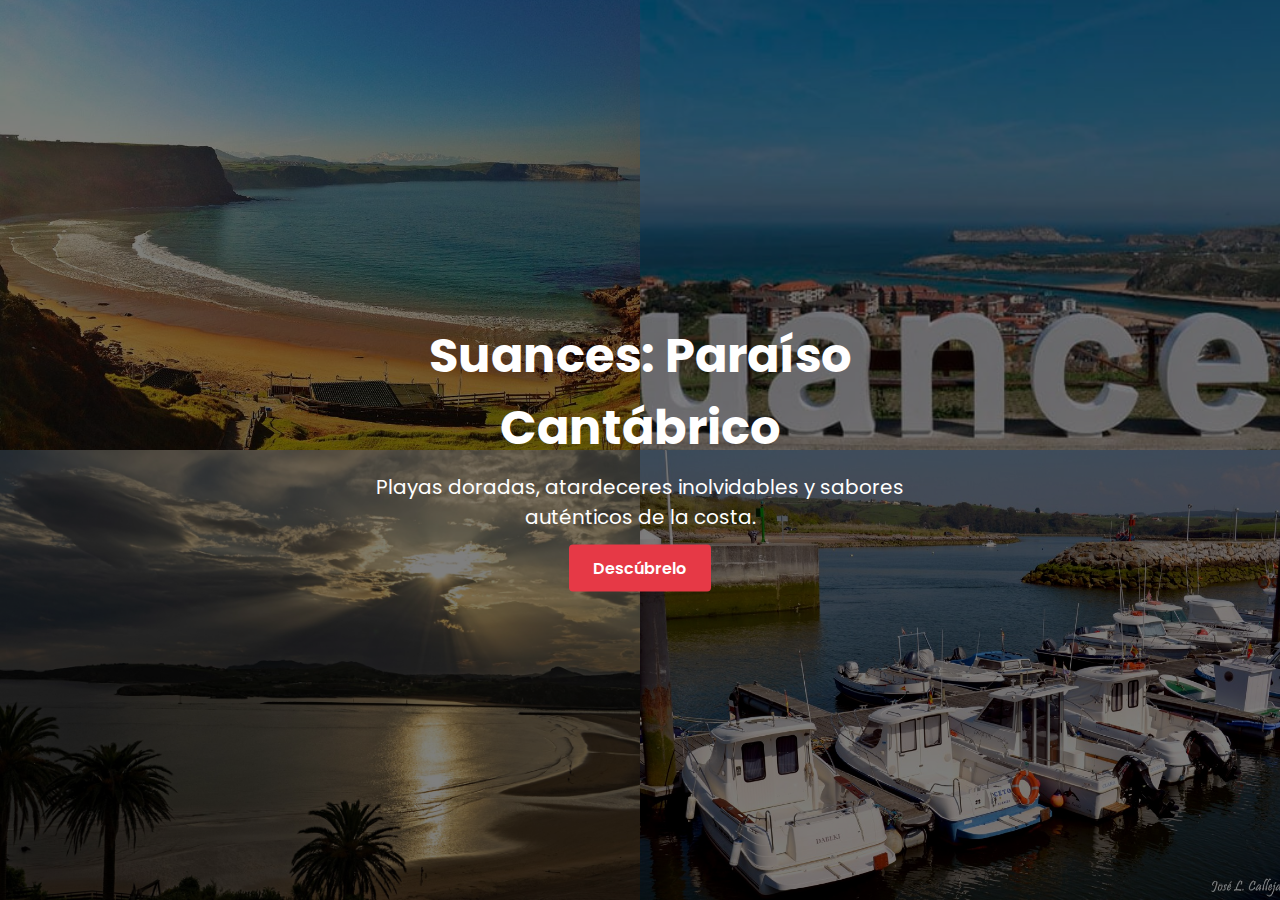
<file: index.html>
<!DOCTYPE html>
<html lang="es">
<head>
  <meta charset="UTF-8">
  <meta name="viewport" content="width=device-width, initial-scale=1">
  <title>Suances – Bienvenido</title>
  <link href="https://fonts.googleapis.com/css2?family=Poppins:wght@400;600&display=swap" rel="stylesheet">
  <link rel="stylesheet" href="css/style.css">
</head>
<body>
  <div class="cover">
    <div class="collage">
      <div class="item" style="background-image:url('imagenes/playa-suances.jpg')"></div>
      <div class="item" style="background-image:url('imagenes/letras-suances.jpg')"></div>
      <div class="item" style="background-image:url('imagenes/atardecer-suances.jpg')"></div>
      <div class="item" style="background-image:url('imagenes/puerto-suances.jpg')"></div>
    </div>
    <div class="overlay"></div>
    <div class="cta">
      <h1>Suances: Paraíso Cantábrico</h1>
      <p>Playas doradas, atardeceres inolvidables y sabores auténticos de la costa.</p>
      <a href="informacion.html" class="btn">Descúbrelo</a>
    </div>
  </div>
</body>
</html>
</file>
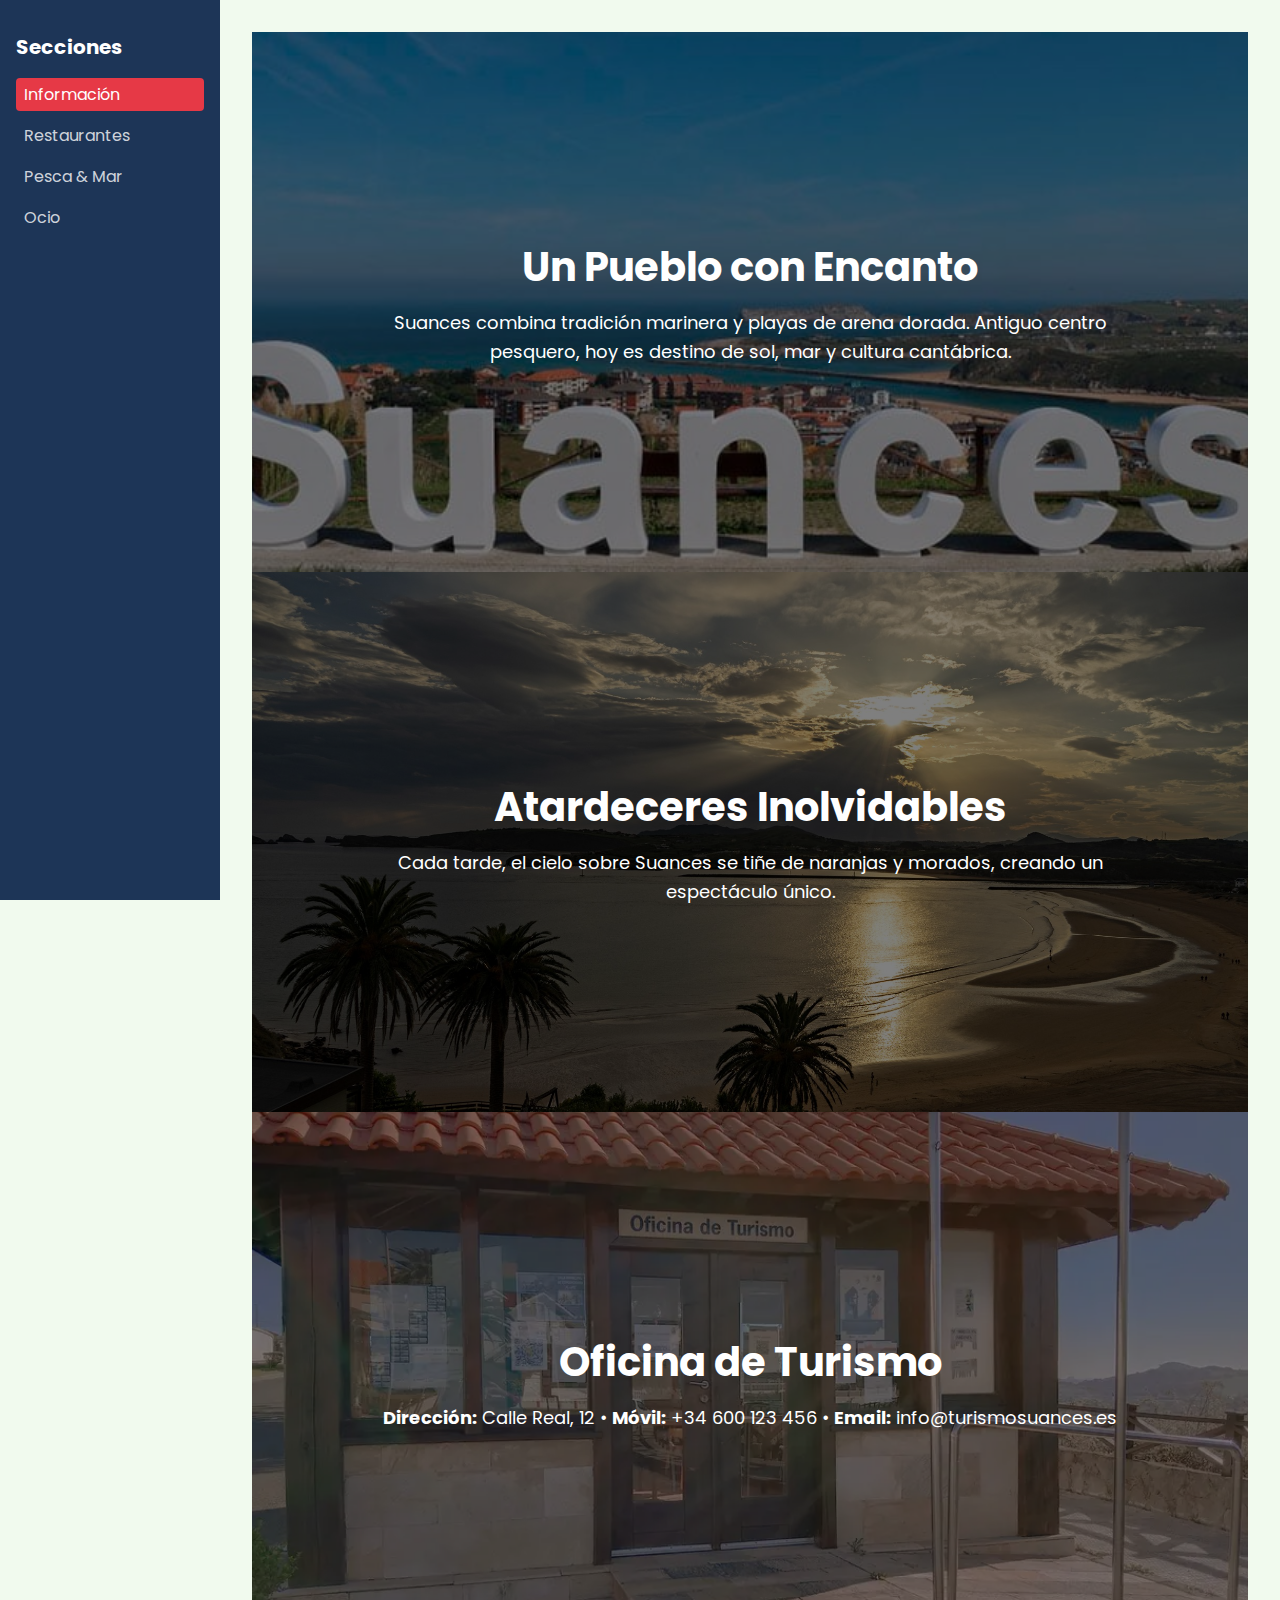
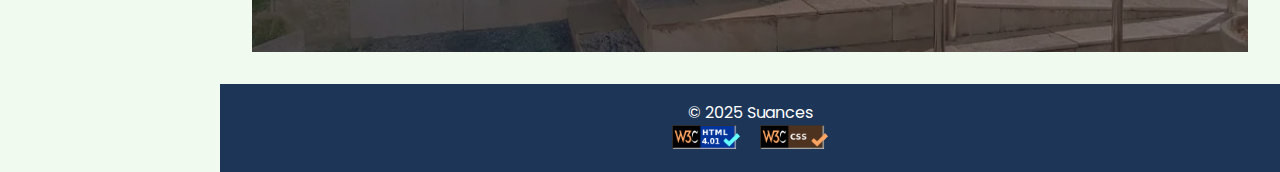
<file: informacion.html>
<!DOCTYPE html>
<html lang="es">
<head>
  <meta charset="UTF-8">
  <meta name="viewport" content="width=device-width, initial-scale=1">
  <title>Suances – Información</title>
  <link href="https://fonts.googleapis.com/css2?family=Poppins:wght@400;600&display=swap" rel="stylesheet">
  <link rel="stylesheet" href="css/style.css">
</head>
<body>
  <aside class="sidebar">
    <h2>Secciones</h2>
    <nav>
      <a href="informacion.html" class="active">Información</a>
      <a href="restaurantes.html">Restaurantes</a>
      <a href="pesca-mar.html">Pesca &amp; Mar</a>
      <a href="ocio.html">Ocio</a>
    </nav>
  </aside>
  <main class="main">
    <section class="hero-section" style="background-image:url('imagenes/letras-suances.jpg')">
      <div class="hero-content">
        <h2>Un Pueblo con Encanto</h2>
        <p>Suances combina tradición marinera y playas de arena dorada. Antiguo centro pesquero,
        hoy es destino de sol, mar y cultura cantábrica.</p>
      </div>
    </section>
    <section class="hero-section" style="background-image:url('imagenes/atardecer-suances.jpg')">
      <div class="hero-content">
        <h2>Atardeceres Inolvidables</h2>
        <p>Cada tarde, el cielo sobre Suances se tiñe de naranjas y morados, creando un espectáculo único.</p>
      </div>
    </section>
    <section class="hero-section" style="background-image:url('imagenes/oficina-turismo.jpg')">
      <div class="hero-content">
        <h2>Oficina de Turismo</h2>
        <p><strong>Dirección:</strong> Calle Real, 12 • <strong>Móvil:</strong> +34 600 123 456 • <strong>Email:</strong> info@turismosuances.es</p>
      </div>
    </section>
  </main>
  <footer class="footer">
    <p>© 2025 Suances</p>
    <a href="https://validator.w3.org/check?uri=referer" target="_blank"><img src="imagenes/html-validator.png" alt="Validar HTML"></a>
    <a href="https://jigsaw.w3.org/css-validator/check/referer" target="_blank"><img src="imagenes/css-validator.png" alt="Validar CSS"></a>
  </footer>
</body>
</html>
</file>
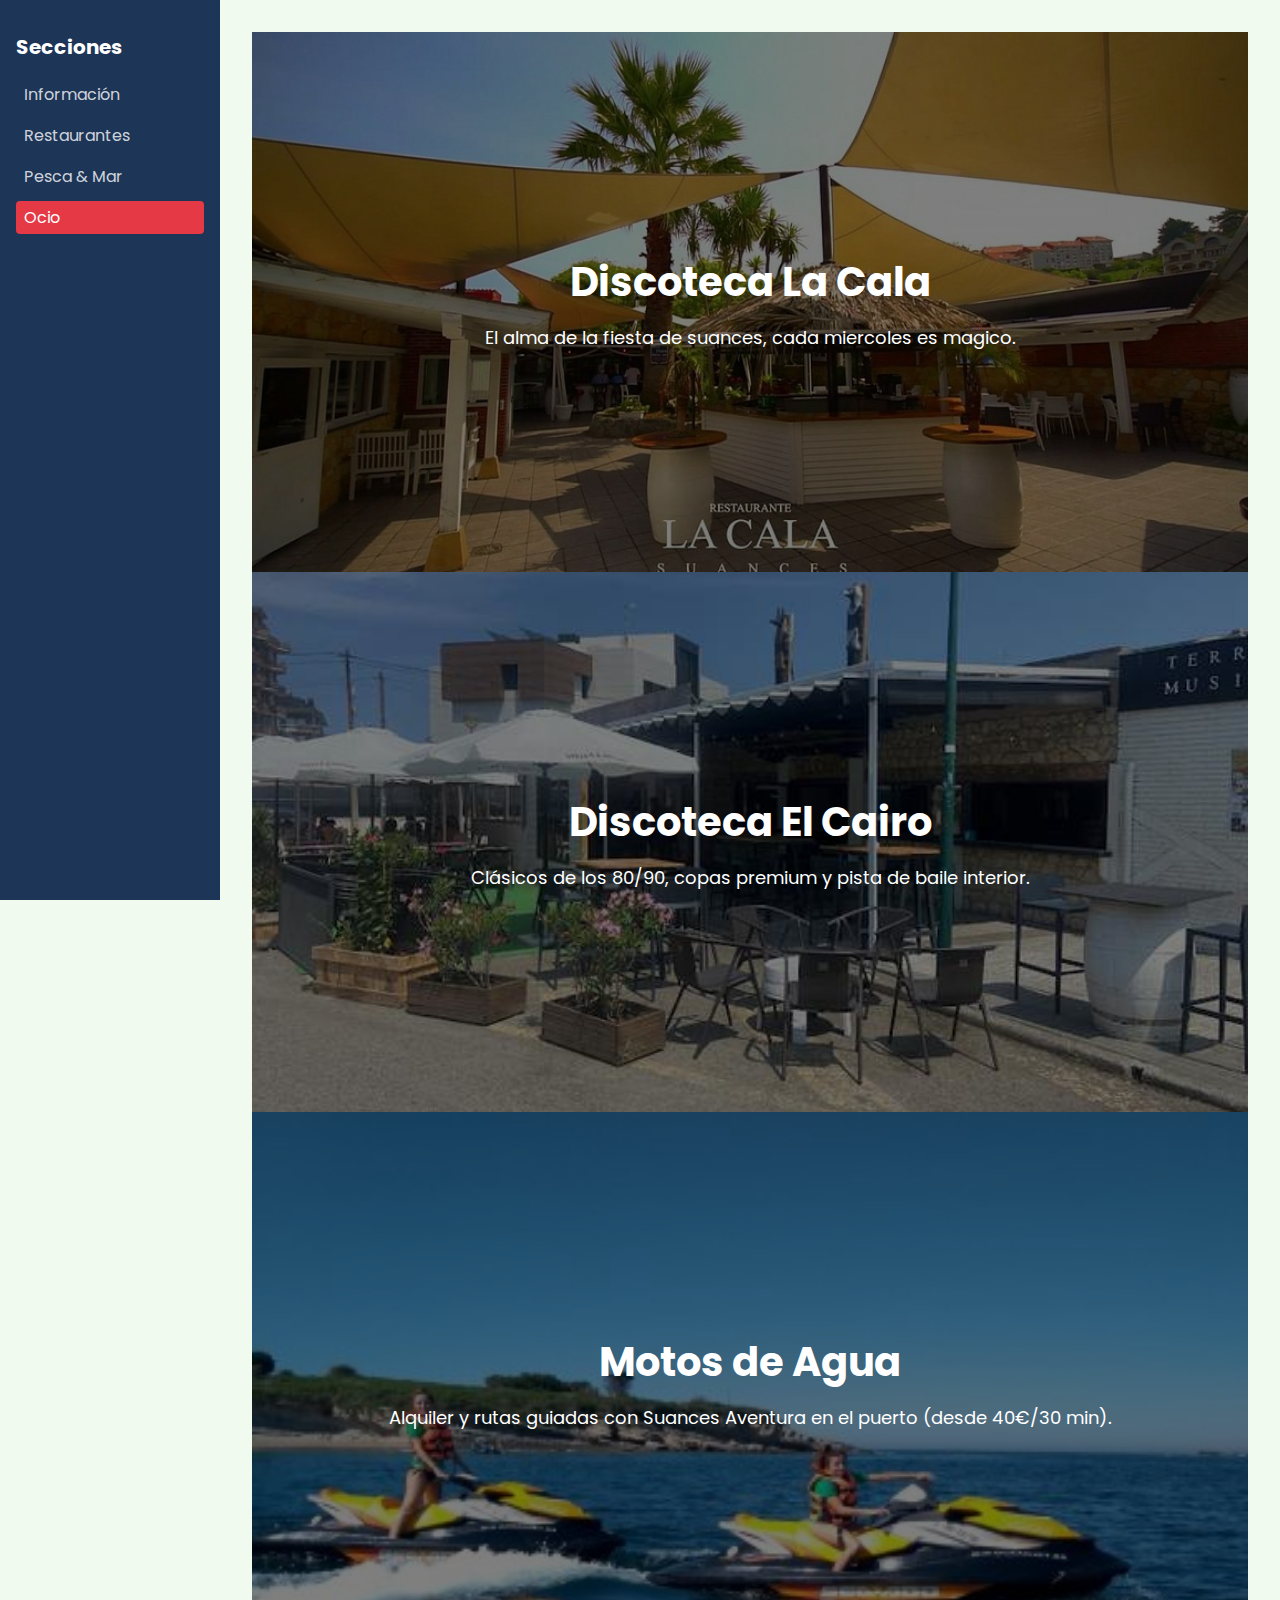
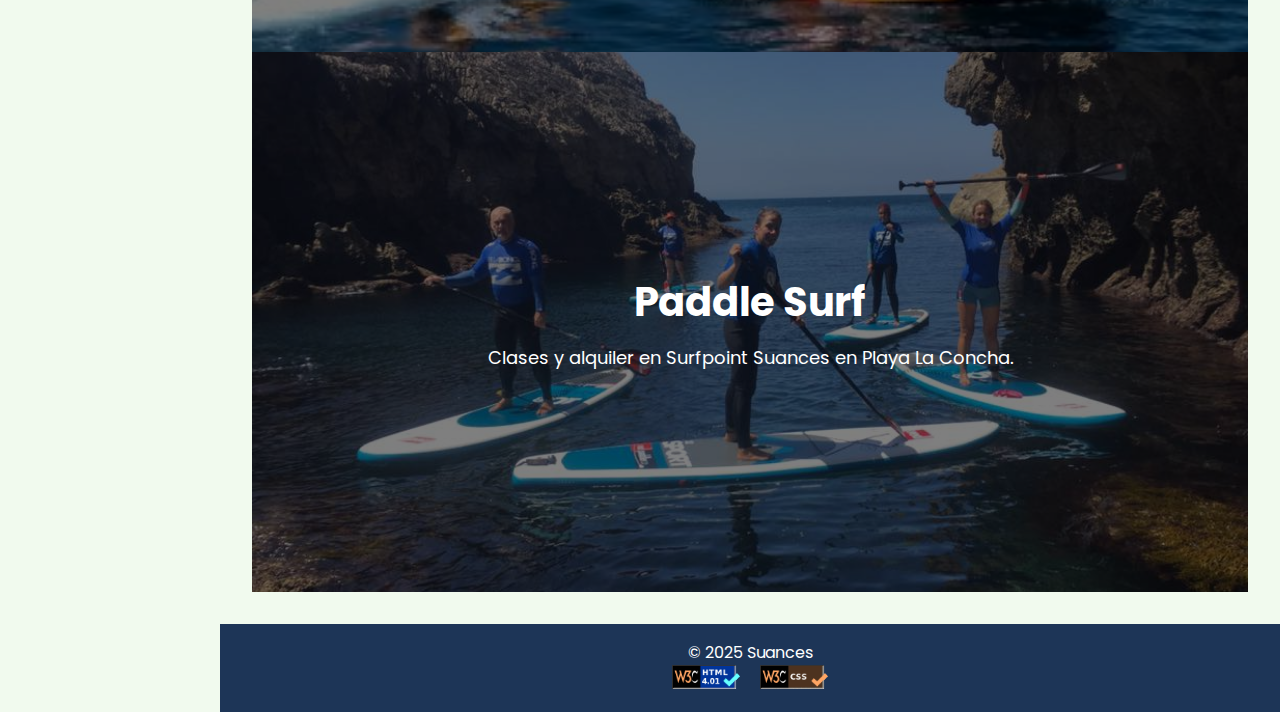
<file: ocio.html>
<!DOCTYPE html>
<html lang="es">
<head>
  <meta charset="UTF-8">
  <meta name="viewport" content="width=device-width, initial-scale=1">
  <title>Suances – Ocio</title>
  <link href="https://fonts.googleapis.com/css2?family=Poppins:wght@400;600&display=swap" rel="stylesheet">
  <link rel="stylesheet" href="css/style.css">
</head>
<body>
  <aside class="sidebar">
    <h2>Secciones</h2>
    <nav>
      <a href="informacion.html">Información</a>
      <a href="restaurantes.html">Restaurantes</a>
      <a href="pesca-mar.html">Pesca &amp; Mar</a>
      <a href="ocio.html" class="active">Ocio</a>
    </nav>
  </aside>
  <main class="main">
    <section class="hero-section" style="background-image:url('imagenes/discoteca-cala.jpg')">
      <div class="hero-content">
        <h2>Discoteca La Cala</h2>
        <p>El alma de la fiesta de suances, cada miercoles es magico.</p>
      </div>
    </section>
    <section class="hero-section" style="background-image:url('imagenes/discoteca-cairo.jpg')">
      <div class="hero-content">
        <h2>Discoteca El Cairo</h2>
        <p>Clásicos de los 80/90, copas premium y pista de baile interior.</p>
      </div>
    </section>
    <section class="hero-section" style="background-image:url('imagenes/moto-agua.jpg')">
      <div class="hero-content">
        <h2>Motos de Agua</h2>
        <p>Alquiler y rutas guiadas con Suances Aventura en el puerto (desde 40€/30 min).</p>
      </div>
    </section>
    <section class="hero-section" style="background-image:url('imagenes/padel-surf.jpg')">
      <div class="hero-content">
        <h2>Paddle Surf</h2>
        <p>Clases y alquiler en Surfpoint Suances en Playa La Concha.</p>
      </div>
    </section>
  </main>
  <footer class="footer">
    <p>© 2025 Suances</p>
    <a href="https://validator.w3.org/check?uri=referer" target="_blank"><img src="imagenes/html-validator.png" alt="Validar HTML"></a>
    <a href="https://jigsaw.w3.org/css-validator/check/referer" target="_blank"><img src="imagenes/css-validator.png" alt="Validar CSS"></a>
  </footer>
</body>
</html>
</file>
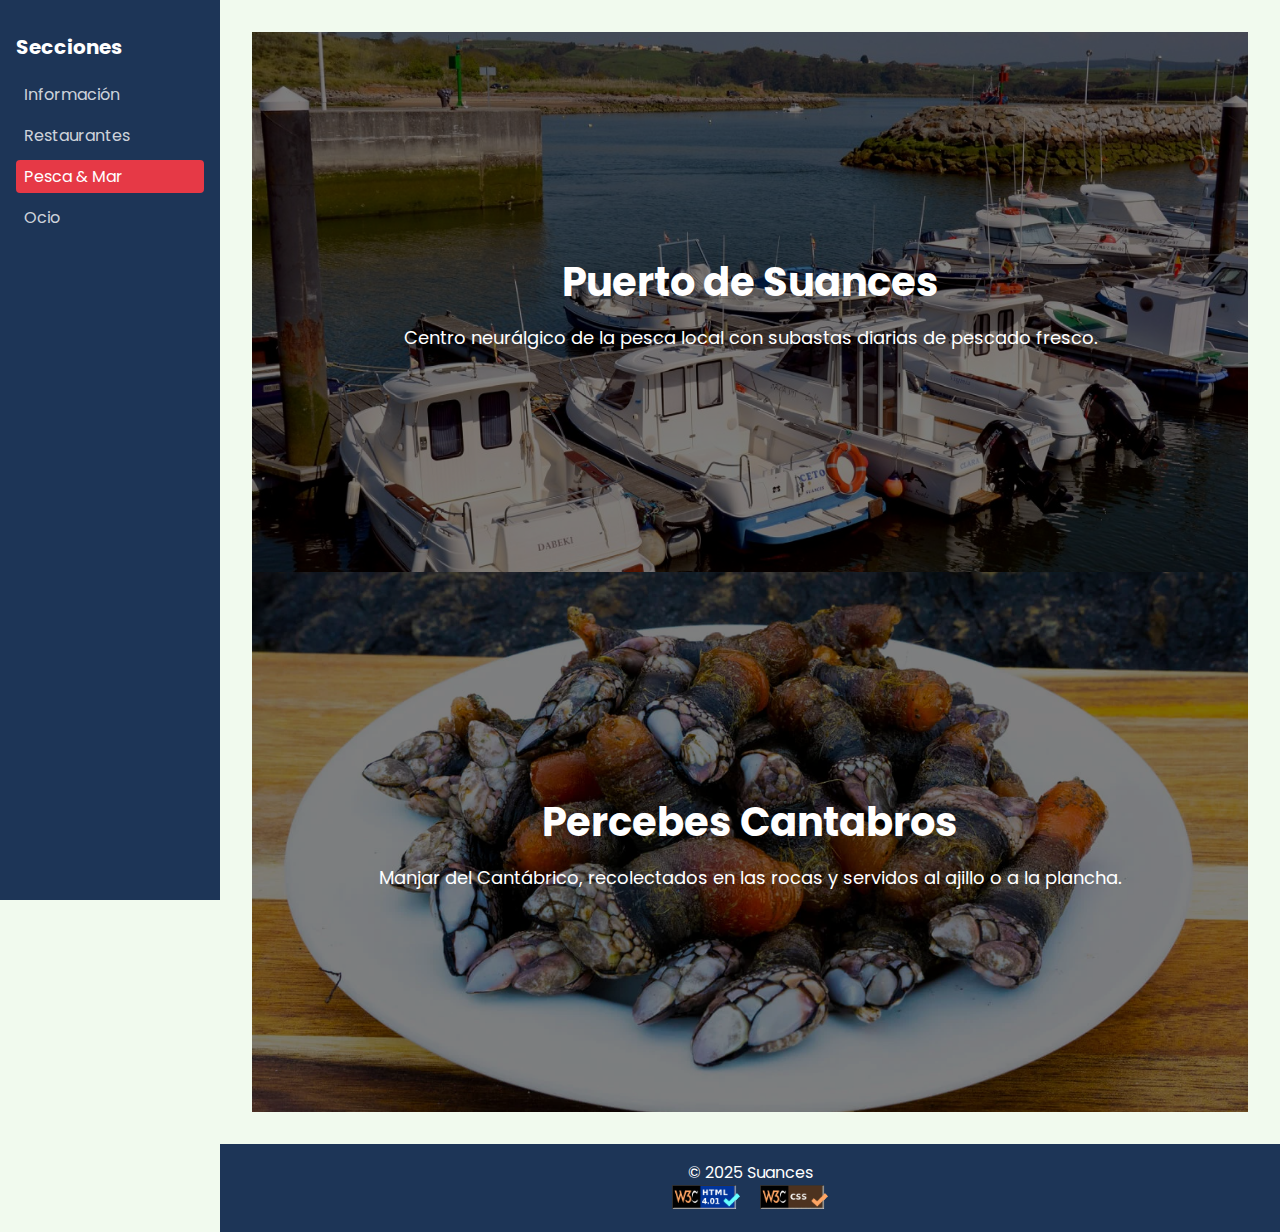
<file: pesca-mar.html>
<!DOCTYPE html>
<html lang="es">
<head>
  <meta charset="UTF-8">
  <meta name="viewport" content="width=device-width, initial-scale=1">
  <title>Suances – Pesca &amp; Mar</title>
  <link href="https://fonts.googleapis.com/css2?family=Poppins:wght@400;600&display=swap" rel="stylesheet">
  <link rel="stylesheet" href="css/style.css">
</head>
<body>
  <aside class="sidebar">
    <h2>Secciones</h2>
    <nav>
      <a href="informacion.html">Información</a>
      <a href="restaurantes.html">Restaurantes</a>
      <a href="pesca-mar.html" class="active">Pesca &amp; Mar</a>
      <a href="ocio.html">Ocio</a>
    </nav>
  </aside>
  <main class="main">
    <section class="hero-section" style="background-image:url('imagenes/puerto-suances.jpg')">
      <div class="hero-content">
        <h2>Puerto de Suances</h2>
        <p>Centro neurálgico de la pesca local con subastas diarias de pescado fresco.</p>
      </div>
    </section>
    <section class="hero-section" style="background-image:url('imagenes/percebes.jpg')">
      <div class="hero-content">
        <h2>Percebes Cantabros</h2>
        <p>Manjar del Cantábrico, recolectados en las rocas y servidos al ajillo o a la plancha.</p>
      </div>
    </section>
  </main>
  <footer class="footer">
    <p>© 2025 Suances</p>
    <a href="https://validator.w3.org/check?uri=referer" target="_blank"><img src="imagenes/html-validator.png" alt="Validar HTML"></a>
    <a href="https://jigsaw.w3.org/css-validator/check/referer" target="_blank"><img src="imagenes/css-validator.png" alt="Validar CSS"></a>
  </footer>
</body>
</html>
</file>
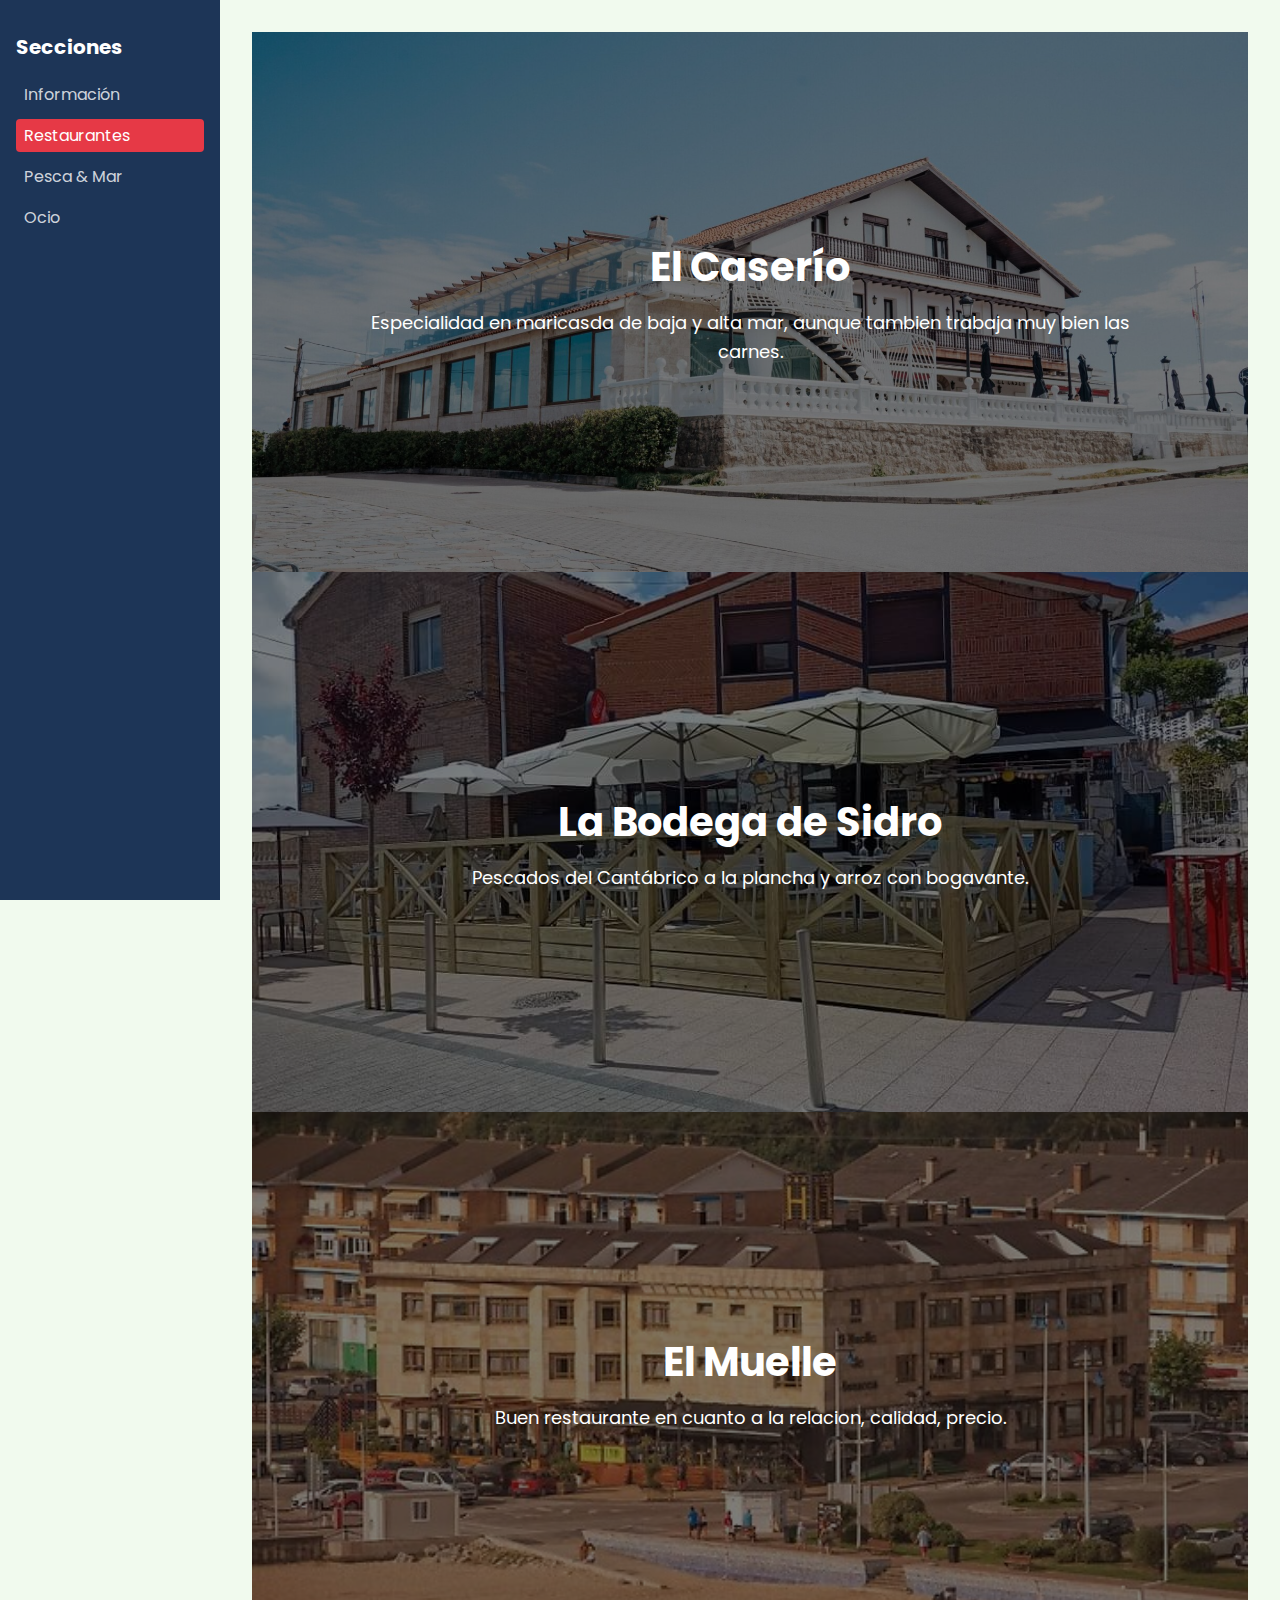
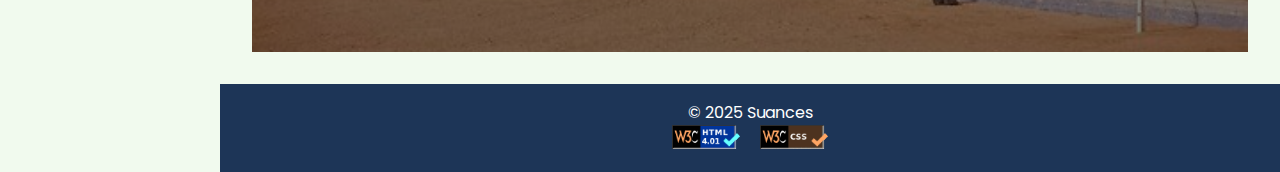
<file: restaurantes.html>
<!DOCTYPE html>
<html lang="es">
<head>
  <meta charset="UTF-8">
  <meta name="viewport" content="width=device-width, initial-scale=1">
  <title>Suances – Restaurantes</title>
  <link href="https://fonts.googleapis.com/css2?family=Poppins:wght@400;600&display=swap" rel="stylesheet">
  <link rel="stylesheet" href="css/style.css">
</head>
<body>
  <aside class="sidebar">
    <h2>Secciones</h2>
    <nav>
      <a href="informacion.html">Información</a>
      <a href="restaurantes.html" class="active">Restaurantes</a>
      <a href="pesca-mar.html">Pesca &amp; Mar</a>
      <a href="ocio.html">Ocio</a>
    </nav>
  </aside>
  <main class="main">
    <section class="hero-section" style="background-image:url('imagenes/caserio.jpg')">
      <div class="hero-content">
        <h2>El Caserío</h2>
        <p>Especialidad en maricasda de baja y alta mar, aunque tambien trabaja muy bien las carnes.</p>
      </div>
    </section>
    <section class="hero-section" style="background-image:url('imagenes/bodega-sidro.jpg')">
      <div class="hero-content">
        <h2>La Bodega de Sidro</h2>
        <p>Pescados del Cantábrico a la plancha y arroz con bogavante.</p>
      </div>
    </section>
    <section class="hero-section" style="background-image:url('imagenes/muelle.jpg')">
      <div class="hero-content">
        <h2>El Muelle</h2>
        <p>Buen restaurante en cuanto a la relacion, calidad, precio.</p>
      </div>
    </section>
  </main>
  <footer class="footer">
    <p>© 2025 Suances</p>
    <a href="https://validator.w3.org/check?uri=referer" target="_blank"><img src="imagenes/html-validator.png" alt="Validar HTML"></a>
    <a href="https://jigsaw.w3.org/css-validator/check/referer" target="_blank"><img src="imagenes/css-validator.png" alt="Validar CSS"></a>
  </footer>
</body>
</html>
</file>
<file: css/style.css>
/* RESET & VARIABLES */
* { margin:0; padding:0; box-sizing:border-box; }
:root {
  --font: 'Poppins', sans-serif;
  --clr-light: #f1faee;
  --clr-dark: #1d3557;
  --clr-accent: #e63946;
  --overlay: rgba(0,0,0,0.5);
  --sidebar-w: 220px;
}
body {
  font-family: var(--font);
  background: var(--clr-light);
  color: #222;
  overflow-x: hidden;
}

/* ---------------- PORTADA (index.html) ---------------- */
.cover, .collage {
  position: relative;
  width: 100vw; height: 100vh;
  overflow: hidden;
}
.collage {
  display: grid;
  grid-template: 1fr 1fr / 1fr 1fr;
}
.collage .item {
  background-size: cover;
  background-position: center;
  transition: transform .5s;
}
.collage .item:hover {
  transform: scale(1.1);
}
.cover .overlay {
  position: absolute; inset:0;
  background: var(--overlay);
}
.cover .cta {
  position: absolute; top:50%; left:50%;
  transform: translate(-50%,-50%);
  text-align: center;
  color: #fff;
  padding: 0 1rem;
}
.cover .cta h1 {
  font-size: 3rem;
  margin-bottom: .5rem;
}
.cover .cta p {
  font-size: 1.25rem;
  margin-bottom: 1.5rem;
}
.cover .cta a.btn {
  padding: .75rem 1.5rem;
  background: var(--clr-accent);
  color: #fff;
  text-decoration: none;
  border-radius: 4px;
  font-weight: 600;
  transition: background .3s;
}
.cover .cta a.btn:hover {
  background: #c2313e;
}

/* ------------- LAYOUT INTERIOR (otras páginas) ------------- */
.layout {
  display: grid;
  grid-template-columns: var(--sidebar-w) 1fr;
  min-height: 100vh;
}
.sidebar {
  position: fixed; top:0; left:0; bottom:0;
  width: var(--sidebar-w);
  background: var(--clr-dark);
  padding: 2rem 1rem;
}
.sidebar h2 {
  color: #fff; margin-bottom: 1rem;
  font-size: 1.25rem;
}
.sidebar nav a {
  display: block;
  color: rgba(255,255,255,0.8);
  text-decoration: none;
  padding: .25rem .5rem;
  margin: .5rem 0;
  border-radius: 4px;
  transition: background .3s, color .3s;
}
.sidebar nav a.active,
.sidebar nav a:hover {
  background: var(--clr-accent);
  color: #fff;
}
.main {
  margin-left: var(--sidebar-w);
  padding: 2rem;
}

/* --------------- GENERIC HERO-SECTION --------------- */
.hero-section {
  position: relative;
  min-height: 60vh;
  background-size: cover;
  background-position: center;
  display: flex;
  align-items: center;
  justify-content: center;
  text-align: center;
  color: #fff;
}
.hero-section::before {
  content: '';
  position: absolute; inset: 0;
  background: var(--overlay);
}
.hero-content {
  position: relative;
  max-width: 800px;
  padding: 1rem;
}
.hero-content h2 {
  font-size: 2.5rem;
  margin-bottom: .75rem;
}
.hero-content p {
  font-size: 1.125rem;
  line-height: 1.6;
}

/* ------------------ FOOTER ------------------ */
.footer {
  background: var(--clr-dark);
  color: #fff;
  text-align: center;
  padding: 1rem 0;
  margin-left: var(--sidebar-w);
}
.footer img {
  height: 24px;
  margin: 0 .5rem;
  filter: invert(1);
}
</file>
